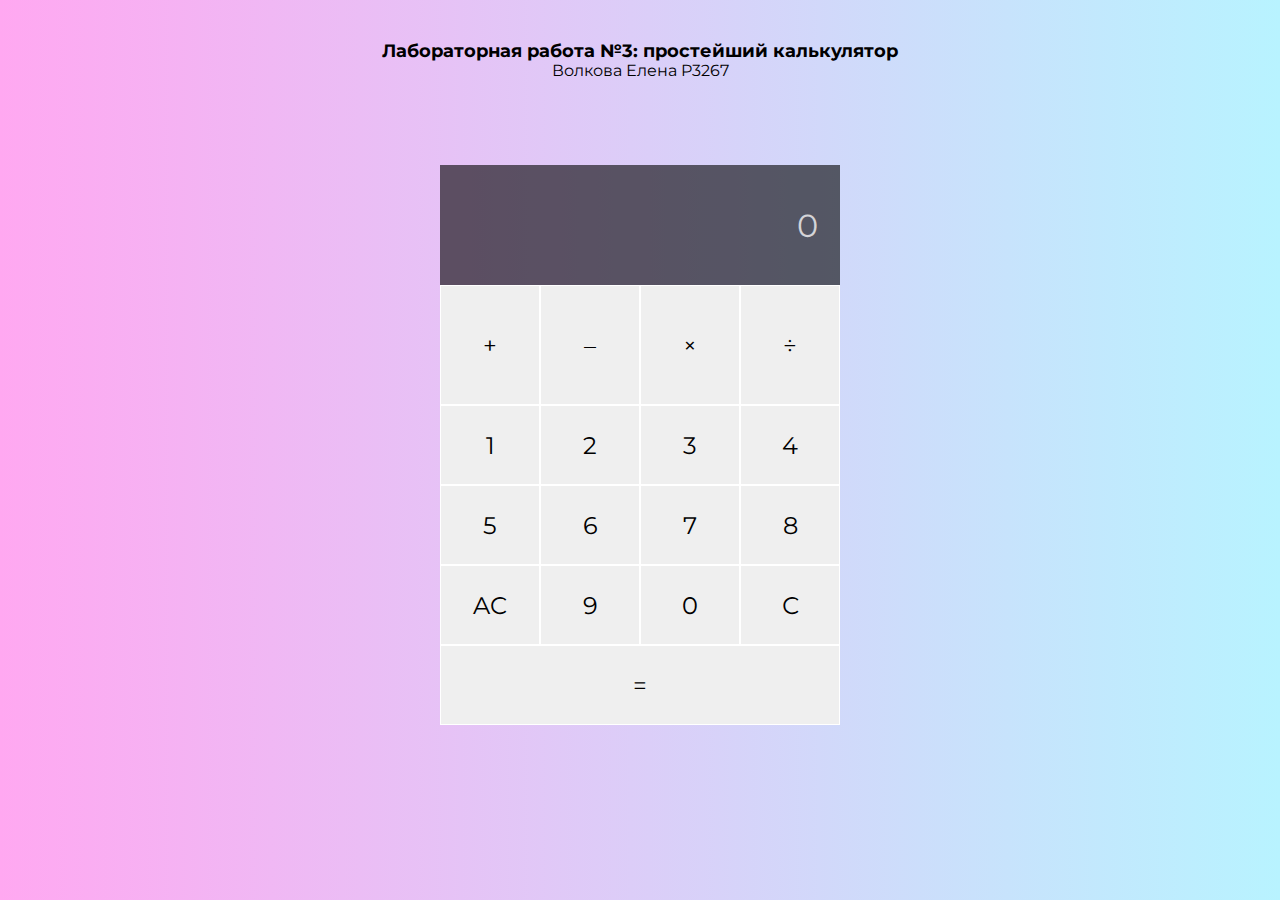
<file: web-lab-3/index.html>
<!DOCTYPE html>
<html lang="ru">
<head>
    <meta charset="UTF-8">
    <meta http-equiv="X-UA-Compatible" content="IE=edge">
    <meta name="viewport" content="width=device-width, initial-scale=1.0">
    <title>Лабораторная работа №3</title>
    <link rel="stylesheet" href="style.css">
    <script src="script.js" defer></script>
</head>
<body>

    <div class="header">
        <div id="work"> Лабораторная работа №3: простейший калькулятор </div> 
        <div id="creds"> Волкова Елена P3267</div>
    </div>

    <div class="calculator">

        <div id="result" class="result">
            <input type="text" class="output" value="0">
        </div>        
        <div class="calculator-buttons">
            <button class="operation">+</button>
            <button class="operation">–</button>
            <button class="operation">×</button>
            <button class="operation">÷</button>
            <button class="number">1</button>
            <button class="number">2</button>
            <button class="number">3</button>
            <button class="number">4</button>
            <button class="number">5</button>
            <button class="number">6</button>
            <button class="number">7</button>
            <button class="number">8</button>
            <button class="operation">AC</button>
            <button class="number">9</button>
            <button class="number">0</button>
            <button class="operation">С</button>
            <button id="full-span" class="operation">=</button>
        </div>
    </div>
    
</body>
</html>
</file>
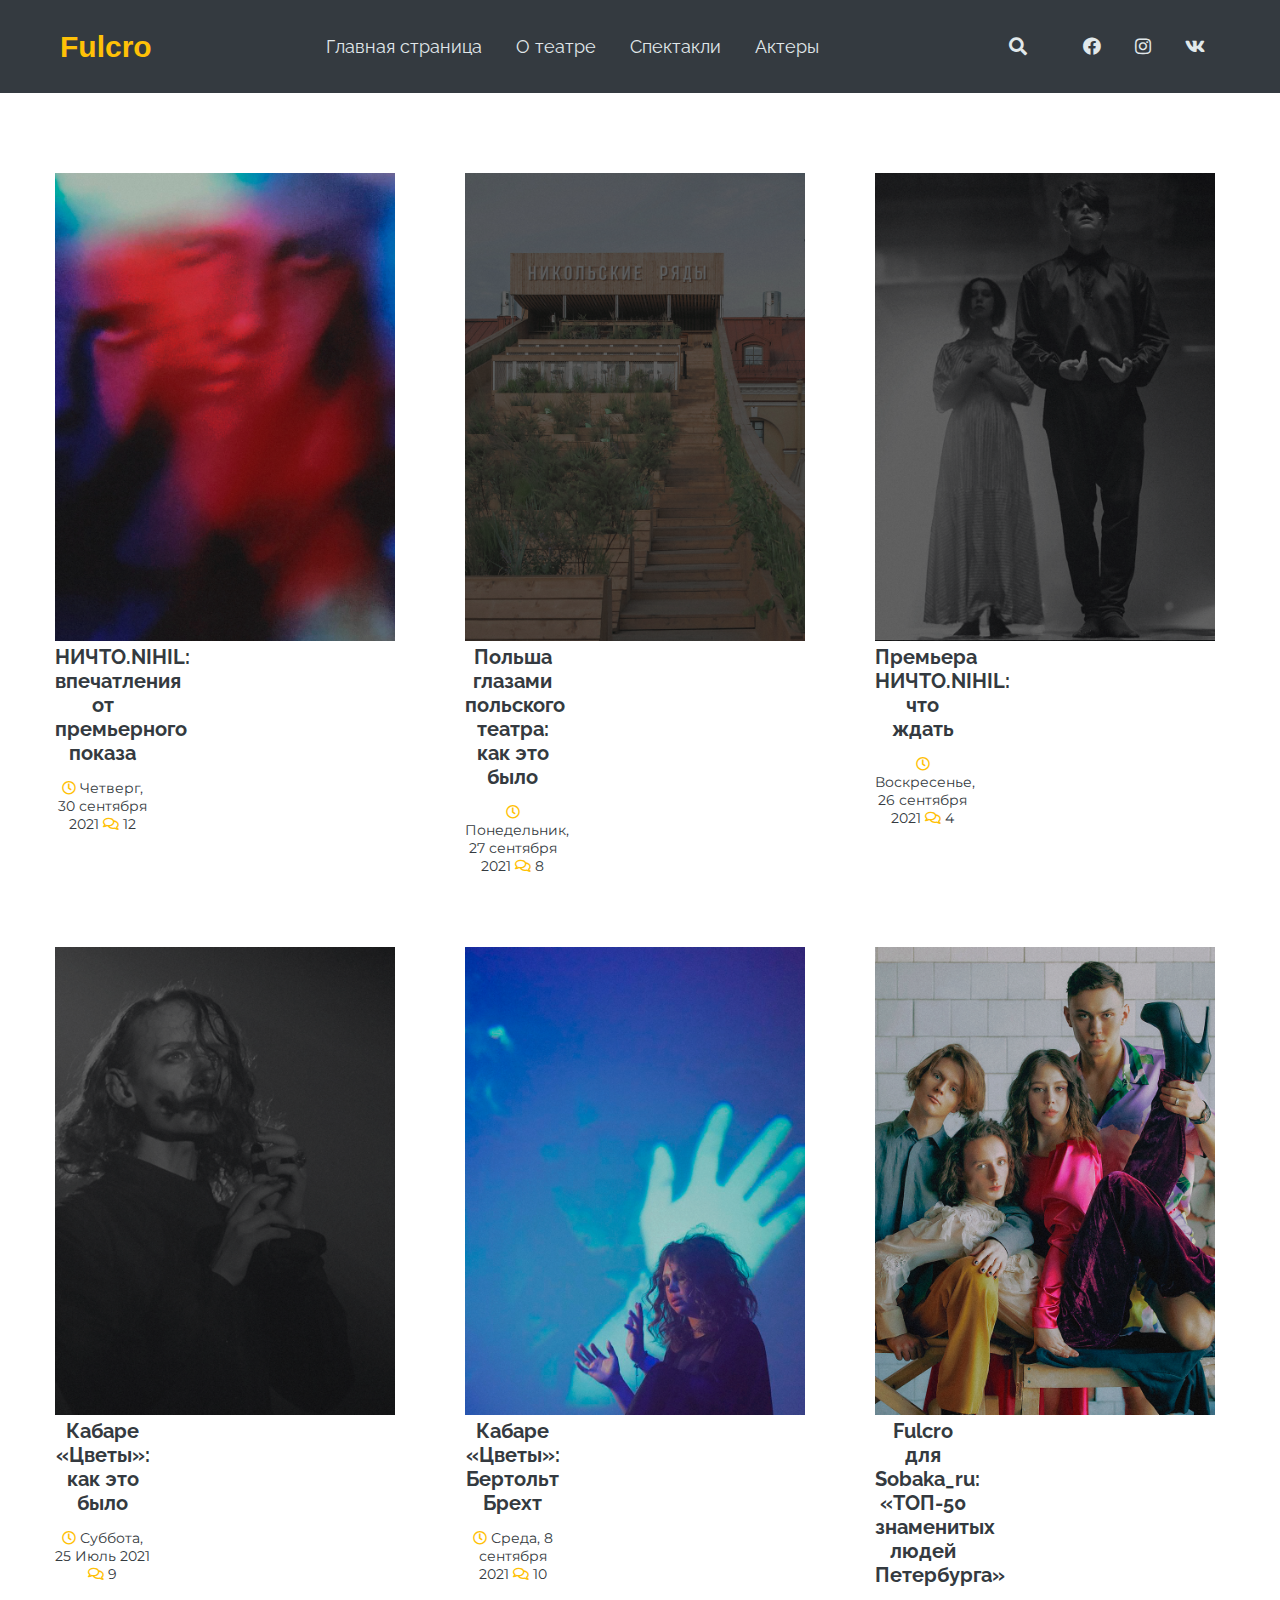
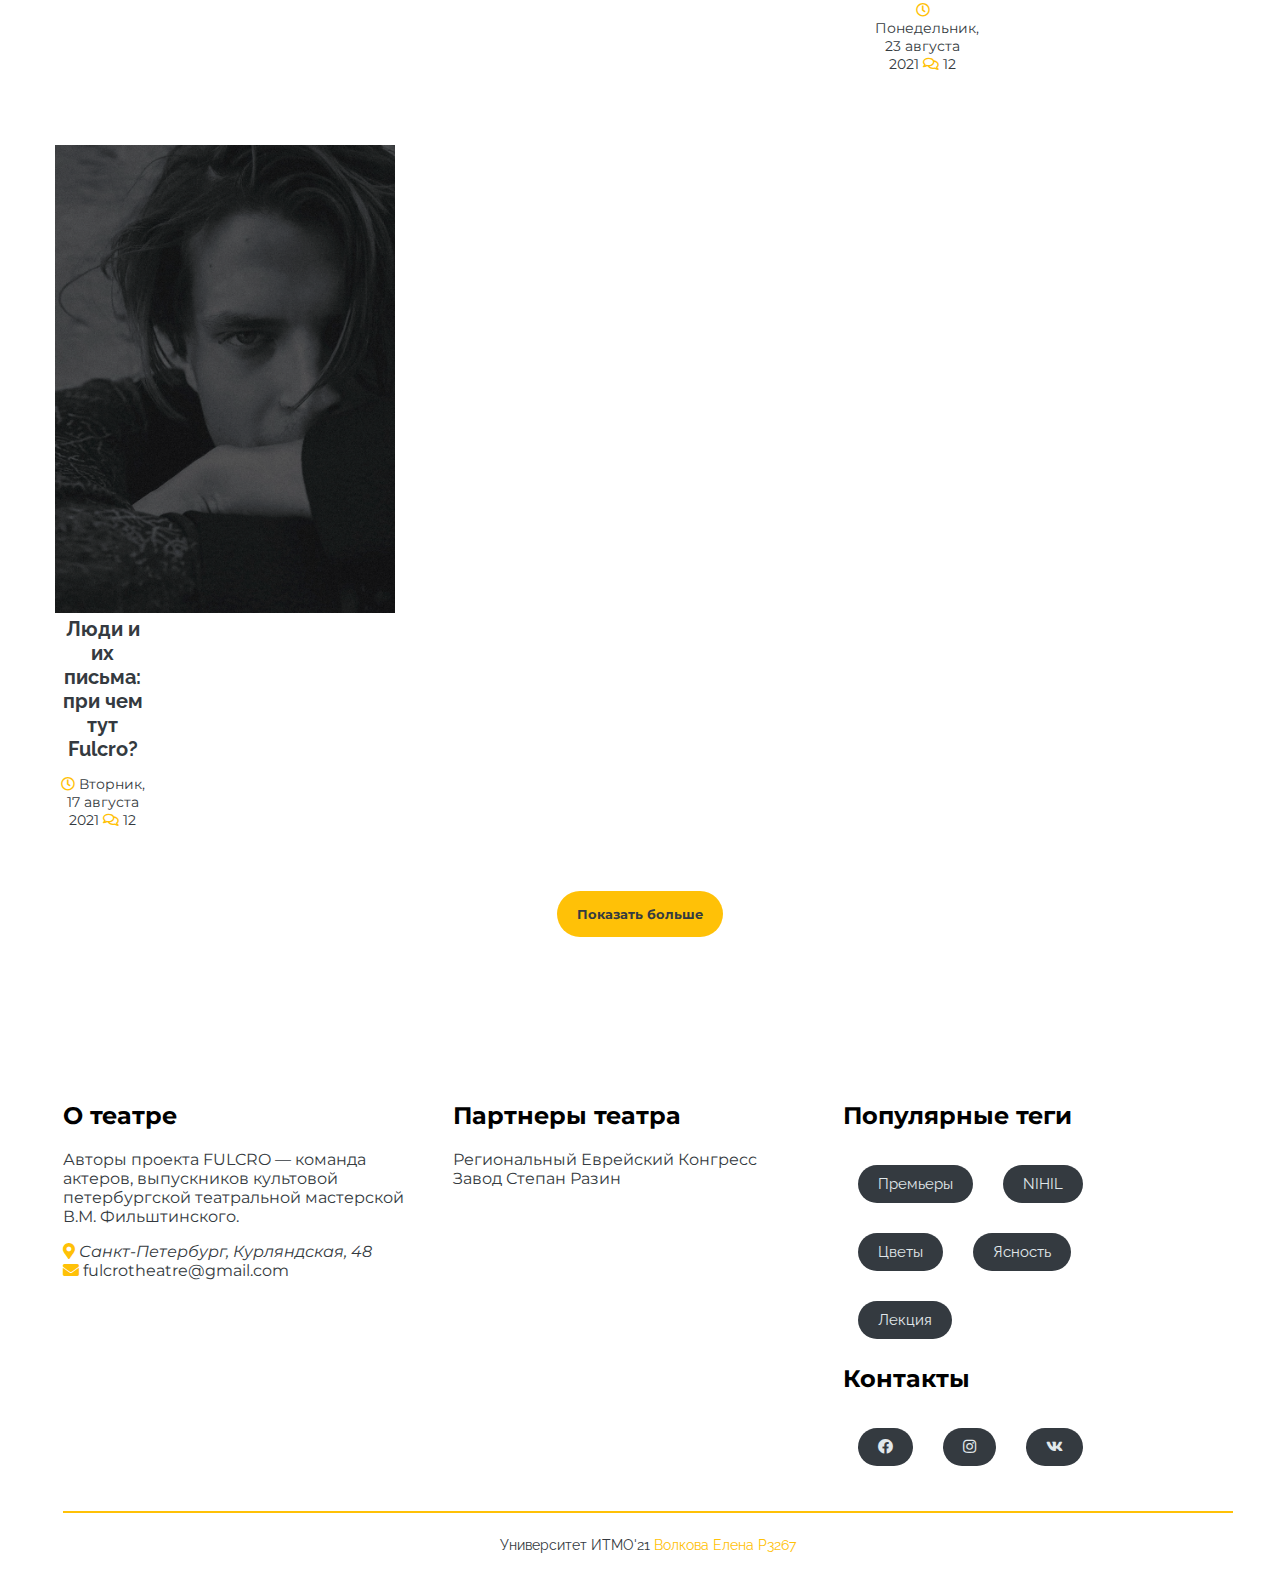
<file: blog/assets/index.html>
<!DOCTYPE html>
<html lang="ru">
<head>
    <meta charset="UTF-8">
    <meta name="viewport" content="width=device-width, initial-scale=1.0">
    <title>Блог: лабораторная работа №2</title>

    <!-- иконки для шапки -->
    <link rel="stylesheet" href="https://cdnjs.cloudflare.com/ajax/libs/font-awesome/5.15.2/css/all.min.css">

    <!-- стиль -->
    <link rel="stylesheet" href="style.css">

</head>
<body>

    <!-- Header -->
        <header id="header" class="shadow bg-light">
            <nav class="container navbar">
                <a href="/index.html" class="nav-brand text-dark">
                    Fulcro
                </a>

                <!-- Переключатель -->
                <button class="toggle-button">
                    <span><i class="fas fa-bars"></i></span>
                </button>

                <!-- Меню???? -->
                <div class="collapse">
                    <ul class="navbar-nav">
                        <a href="#" class="nav-link">Главная страница</a>
                        <a href="#" class="nav-link">О театре</a>
                        <a href="#" class="nav-link">Спектакли</a>
                        <a href="#" class="nav-link">Актеры</a>
                        
                        
                    </ul>
                </div>

                <!-- Поиск и соцсеточки -->

                <div class="collapse">
                    <ul class="navbar-nav">
                        <div class="search-box">
                            <a href="#" class="nav-link"><i class="fas fa-search"></i></a>
                        </div>
                        <a href="#" class="nav-link"><i class="fab fa-facebook"></i></a>
                        <a href="#" class="nav-link"><i class="fab fa-instagram"></i></a>
                        <a href="#" class="nav-link"><i class="fab fa-vk"></i></a>
                        
                    </ul>
                </div>

            </nav>
        </header>
    <!-- Header -->

    <!-- основная часть -->
    <main id="site-main">

        <!-- посты блога -->
            <section id="posts">
                <div class="container">
                    <div class="grid">

                        <!-- посты  -->
                        <div class="grid-item">
                            <article class="article">
                                <div class="card">
                                    <div class="overflow-img">
                                        <a href="#">
                                            <img src="./nihilpremiere.png" class="img-fluid" alt="Премьерный показ НИЧТО.NIHIL">
                                        </a>
                                    </div>
                                    
                                    <div class="article-body text-center px-1">
                                        <a href="article.html" class="text-title display-1 text-dark">
                                            НИЧТО.NIHIL: впечатления от премьерного показа
                                        </a>
                                        <p class="secondary-title text-secondary display-3">
                                            <span><i class="far fa-clock text-primary"></i> Четверг, 30 сентября 2021</span>
                                            <span><i class="far fa-comments text-primary"></i> 12 </span>
                                        </p>
                                    </div>

                                </div>
                            </article>
                        </div>

                        <!-- посты  -->
                        <div class="grid-item">
                            <article class="article">
                                <div class="card">
                                    <div class="overflow-img">
                                        <a href="#">
                                            <img src="./nikolskie.png" class="img-fluid" alt="Публичная программа">
                                        </a>
                                    </div>
                                    
                                    <div class="article-body text-center px-1">
                                        <a href="#" class="text-title display-1 text-dark">
                                            Польша глазами польского театра: как это было
                                        </a>
                                        <p class="secondary-title text-secondary display-3">
                                            <span><i class="far fa-clock text-primary"></i> Понедельник, 27 сентября 2021</span>
                                            <span><i class="far fa-comments text-primary"></i> 8 </span>
                                        </p>
                                    </div>

                                </div>
                            </article>
                        </div>

                        <!-- посты  -->
                        
                        <div class="grid-item">
                            <article class="article">
                                <div class="card">
                                    <div class="overflow-img">
                                        <a href="#">
                                            <img src="./nihil.png" class="img-fluid" alt="Премьера НИЧТО.NIHIL">
                                        </a>
                                    </div>
                                    
                                    <div class="article-body text-center px-1">
                                        <a href="#" class="text-title display-1 text-dark">
                                            Премьера НИЧТО.NIHIL: что ждать
                                        </a>
                                        <p class="secondary-title text-secondary display-3">
                                            <span><i class="far fa-clock text-primary"></i> Воскресенье, 26 сентября 2021</span>
                                            <span><i class="far fa-comments text-primary"></i> 4 </span>
                                        </p>
                                    </div>

                                </div>
                            </article>
                        </div>

                        <!-- посты  -->
                        <div class="grid-item">
                            <article class="article">
                                <div class="card">
                                    <div class="overflow-img">
                                        <a href="#">
                                            <img src="./kabaret.png" class="img-fluid" alt="Кабаре Цветы">
                                        </a>
                                    </div>
                                    
                                    <div class="article-body text-center px-1">
                                        <a href="#" class="text-title display-1 text-dark">
                                            Кабаре «Цветы»: как это было
                                        </a>
                                        <p class="secondary-title text-secondary display-3">
                                            <span><i class="far fa-clock text-primary"></i> Суббота, 25 Июль 2021</span>
                                            <span><i class="far fa-comments text-primary"></i> 9 </span>
                                        </p>
                                    </div>

                                </div>
                            </article>
                        </div>

                        <!-- посты  -->
                        <div class="grid-item">
                            <article class="article">
                                <div class="card">
                                    <div class="overflow-img">
                                        <a href="#">
                                            <img src="./flowers.png" class="img-fluid" alt="Кабаре Цветы">
                                        </a>
                                    </div>
                                    
                                    <div class="article-body text-center px-1">
                                        <a href="#" class="text-title display-1 text-dark">
                                            Кабаре «Цветы»: Бертольт Брехт
                                        </a>
                                        <p class="secondary-title text-secondary display-3">
                                            <span><i class="far fa-clock text-primary"></i> Среда, 8 сентября 2021</span>
                                            <span><i class="far fa-comments text-primary"></i> 10 </span>
                                        </p>
                                    </div>

                                </div>
                            </article>
                        </div>

                        <!-- посты  -->
                        <div class="grid-item">
                            <article class="article">
                                <div class="card">
                                    <div class="overflow-img">
                                        <a href="#">
                                            <img src="./sobaka.png" class="img-fluid" alt="Sobaka_ru: «ТОП-50 людей Петербурга»">
                                        </a>
                                    </div>
                                    
                                    <div class="article-body text-center px-1">
                                        <a href="#" class="text-title display-1 text-dark">
                                            Fulcro для Sobaka_ru: «ТОП-50 знаменитых людей Петербурга»
                                        </a>
                                        <p class="secondary-title text-secondary display-3">
                                            <span><i class="far fa-clock text-primary"></i> Понедельник, 23 августа 2021</span>
                                            <span><i class="far fa-comments text-primary"></i> 12 </span>
                                        </p>
                                    </div>

                                </div>
                            </article>
                        </div>

                        <!-- посты  -->
                        <div class="grid-item">
                            <article class="article">
                                <div class="card">
                                    <div class="overflow-img">
                                        <a href="#">
                                            <img src="./rbk.png" class="img-fluid" alt="Люди и письма">
                                        </a>
                                    </div>
                                    
                                    <div class="article-body text-center px-1" >
                                        <a href="#" class="text-title display-1 text-dark">
                                            Люди и их письма: при чем тут Fulcro?
                                        </a>
                                        <p class="secondary-title text-secondary display-3">
                                            <span><i class="far fa-clock text-primary"></i> Вторник, 17 августа 2021</span>
                                            <span><i class="far fa-comments text-primary"></i> 12 </span>
                                        </p>
                                    </div>

                                </div>
                            </article>
                        </div>

                    </div>

                    <!-- загрузить больше постов -->
                    <div class="text-center">
                        <button class="btn btn-primary secondary-title text-light"> Показать больше </button>
                    </div>

                </div>

            </section>

    </main>

    <!-- футер -->
        <footer id="footer">
            <div class="container">
                <div class="row mb-3">
                    <div class="col-3">
                        <h2 class="footer-title secondary-title">О театре</h2>
                        <div class="secondary-title text-secondary">
                            <p class="mt-2">
                                Авторы проекта FULCRO — команда актеров, выпускников культовой петербургской театральной мастерской В.М. Фильштинского.
                            </p>

                            <address> 
                                <i class="fas fa-map-marker-alt text-primary"></i>
                                Санкт-Петербург, Курляндская, 48
                            </address>

                            <div class="email">
                                <i class="fas fa-envelope text-primary"></i>
                                fulcrotheatre@gmail.com
                            </div>

                        </div>
                    </div>

                    <div class="col-3">
                        <h2 class="footer-title secondary-title">Партнеры театра</h2>
                        <div class="secondary-title text-secondary">
                            <p class="mt-2">
                                Региональный Еврейский Конгресс
                                <br>Завод Степан Разин
                            </p>
                        </div>
                    </div>

                    <div class="col-3">
                        <h2 class="footer-title secondary-title">Популярные теги</h2>

                        <div class="tags">
                            <div class="d-flex flex-wrap">
                                <a href="#" class="nav-link btn bg-light">Премьеры</a>
                                <a href="#" class="nav-link btn bg-light">NIHIL</a>
                                <a href="#" class="nav-link btn bg-light">Цветы</a>
                                <a href="#" class="nav-link btn bg-light">Ясность</a>
                                <a href="#" class="nav-link btn bg-light">Лекция</a>
                            </div>
                        </div>

                        <h2 class="footer-title secondary-title mt-2">Контакты</h2>
                        <div class="tags contacts">
                            <div class="d-flex flex-wrap">
                                <a href="#" class="nav-link btn bg-light"><i class="fab fa-facebook"></i></a>
                                <a href="#" class="nav-link btn bg-light"><i class="fab fa-instagram"></i></a>
                                <a href="#" class="nav-link btn bg-light"><i class="fab fa-vk"></i></a>
                            </div>
                        </div>
                    </div>

                </div>

                <!-- кредитс -->
                <div class="credits">
                    <p class="text-center text-secondary display-3">
                        Университет ИТМО'21 <a href="#" class="text-primary">Волкова Елена P3267</a>
                    </p>
                </div>
            </div>
        </footer>

    <!-- js на потом  -->
    <script src="main.js"></script>

    
</body>
</html>
</file>
<file: web-lab-3/style.css>
@import url('https://fonts.googleapis.com/css2?family=Montserrat&family=Raleway&display=swap');

/*
font-family: 'Montserrat', sans-serif;
font-family: 'Raleway', sans-serif; */

*, *::before, *::after {
    box-sizing: border-box;
    font-family: 'Montserrat', sans-serif;
    font-weight: normal;
}

body {
    margin: 0;
    padding: 0; 
    background: rgb(255,168,241);
    background: linear-gradient(90deg, rgba(255,168,241,1) 0%, rgba(184,243,255,1) 100%);
}

.header {
    text-align: center;
    padding-top: 40px;
}

#work {
    font-weight: bold;
    font-size: 1.1rem;
}

.calculator {
    display: grid;
    justify-content: center;
    align-content: center;
    min-height: 60vh;
    grid-template-columns: repeat(4, 100px);
    grid-template-rows: minmax(120px, auto) repeat(5, 50px);
}

.calculator-buttons {

    display: grid;    
    grid-template-columns: repeat(4, 100px);
    grid-template-rows: minmax(120px, auto) repeat(5, 80px);
    border: none;

}

.calculator-buttons > button {
    cursor: pointer;
    font-size: 1.5rem;
    border: 1px solid white;
    outline: none;
    background-color: rbga(255, 255, 255, .1);
}
  
.calculator-buttons > button:hover {
    background-color: rgb(235, 164, 223);
    transition-timing-function: ease-in;
    transition: 0.5s;
}

#full-span {
    grid-column: span 4;
}

.result {
    grid-column: 1 / -1;
    background-color: rgba(0, 0, 0, 0.60);
    display: flex;
    align-items: flex-end;
    justify-content: space-around;
    flex-direction: column;
    padding: 10px;
    word-wrap: break-word;
    word-break: break-all;
}

.output {
    background: none;
    color: rgba(255,255, 255, 0.75);
    font-size: 2rem;
    border: 0;
    margin: 0 10px;
    text-align: right;
    width: 100%;
    height: 100px;
}
</file>
<file: blog/assets/style.css>
@import url('https://fonts.googleapis.com/css2?family=Montserrat&family=Raleway&display=swap');

/*
font-family: 'Montserrat', sans-serif;
font-family: 'Raleway', sans-serif; */

/* стиль */

body{

    font-family: 'Raleway', sans-serif;
    padding: 0;
    margin: 0;
}

a {
    text-decoration: none ; /* убрать подчеркивание ссылок */
}

*>* {
    box-sizing: border-box;
}

/* глобальный дезигн */
.text-light {
    color: #343A40;
    font-weight: bold;
}

.text-secondary {
    color: #343A40;
}

.text-dark {
    color: #FFC107;
}

.text-primary {
    color: #FFC107;
}

.bg-light {
    background-color: #343A40;
}


.container {
    max-width: 1200px;
    padding: 0 15px;
    margin: auto;
}

.img-fluid {
    /*width: 100%;
    height: 100%;*/
    height: 468px;
    width: 340px;
    
}

.text-title {
   
    font-family: 'Raleway', sans-serif;
    font-weight: bold;
    color: #343A40;
}

.secondary-title {
    font-family: 'Montserrat', sans-serif;
}

.display-1 {
    font-size: 20px;
}

.display-3 {
    font-size: 14px;
}

.text-center {
    text-align: center;
}

.btn {
    padding: 15px 20px;
    border: none;
}

.btn-primary {
    border-radius: 60px;
    background-color: #FFC107;
}

.d-flex {
    display: flex;
}

.flex-wrap {
    flex-wrap: wrap;
}

.m-0 {
    margin: 0;
}

.mt-2 {
    margin-top: 10px;
}

.mb-3 {
    margin-bottom: 30px;
}

.round {
    height: 120px;
    width: 120px;
    object-fit: fill;
    border-radius: 90px;
}

.py-2 {
    padding-top: 20px;
    padding-bottom: 20px;
}

.px-2 {
    padding-left: 20px;
    padding-right: 20px;
}

/* дезигн секций */

/* ---- меню ---- */
.navbar{
    position: relative;
    display: flex;
    flex-direction: row;
    justify-content: space-between;
    padding: 20px;
}

.nav-brand {
    font-family: 'Roboto', sans-serif;
    font-weight: bold;
    align-self: center;
    font-size: 30px;
}

.collapse {
    align-self: center;
}

.nav-link {
    font-size: 18px ;
    margin: 15px;
    color: #E1E8EB;
}

.nav-link:hover {
    color: #FFC107;
}

.search-box {
    display: inline;
    padding-right: 12px;
    margin-right: 10px;
}

.toggle-button {
    font-size: 15px;
    background-color: transparent;
    border: none;
    position: absolute;
    right: 0;
    margin: 8px 10px;
    display: none;
}

/* ---- основное ----- */

#site-main {
    margin-top: 5em;

}

#posts {
    margin-bottom: 5em;
}

.grid {

    display: grid;
    justify-content: space-between;
    grid-template-columns: repeat(auto-fill, 350px);
    grid-gap: 10px;
    margin: 0 auto;
    
}

.article-body {
    text-align: center;

}

.grid .grid-item {
    width: calc(33% - 20px);
    margin-bottom: 3em;
}


#footer {
    padding-top: 4em;
    padding-left: 1em;

}

#footer .tags a{
    border-radius: 50px;
    padding: 10px 20px;
    font-size: 15px;
}

#footer .credits {
    padding: 10px 0;
    border-top: 2px solid #FFC107;
}

#post {
    padding: 0 2em;
    margin-bottom: 4em;
}

.post-footer .post-authour {
    position: relative;
    margin-top: 4em;
}

.post-footer .post-comments .reply {
    padding-left: 6em;
}

.form {
    width: 100%;
    border: 1px solid #E1E8EB;
    padding: 1em;
    font-size: 15px;
    margin-right: 10px;
    font-family: 'Raleway', sans-serif;
}

/* --- Media Query --- */

/* --- для адаптивного футера --- */
.row {
    display: flex;
}

.col-3 {
    flex: 0 0 33.333%;
    max-width: 33.333%;
    padding-right: 35px;

}

@media (max-width: 1024px) {
    .row {
        flex-wrap: wrap ;
    }

    .col-3 {
        flex: 0 0 50%;
        max-width: 50%;   
    }


  }

@media (max-width: 990px) {
    .navbar {   
      flex-direction: column;
    }
  }

@media (max-width: 768px) {

    .grid .grid-item {
        width: calc(50% - 20px);
    }

    .col-3 {
        flex: 0 0 100%;
        max-width: 100%;
    
    }

}

@media (max-width: 570px) {
    .toggle-button {
        display: initial;
    }

    /* потом добавить клик-ивент
    .collapse {
        max-height: 0px;
        overflow: hidden;
    }*/

    .collapse .nav-link {
        display: block;
        text-align: center;
    }

    .grid .grid-item {
        width: calc(100% - 20px);
    }
}
</file>
